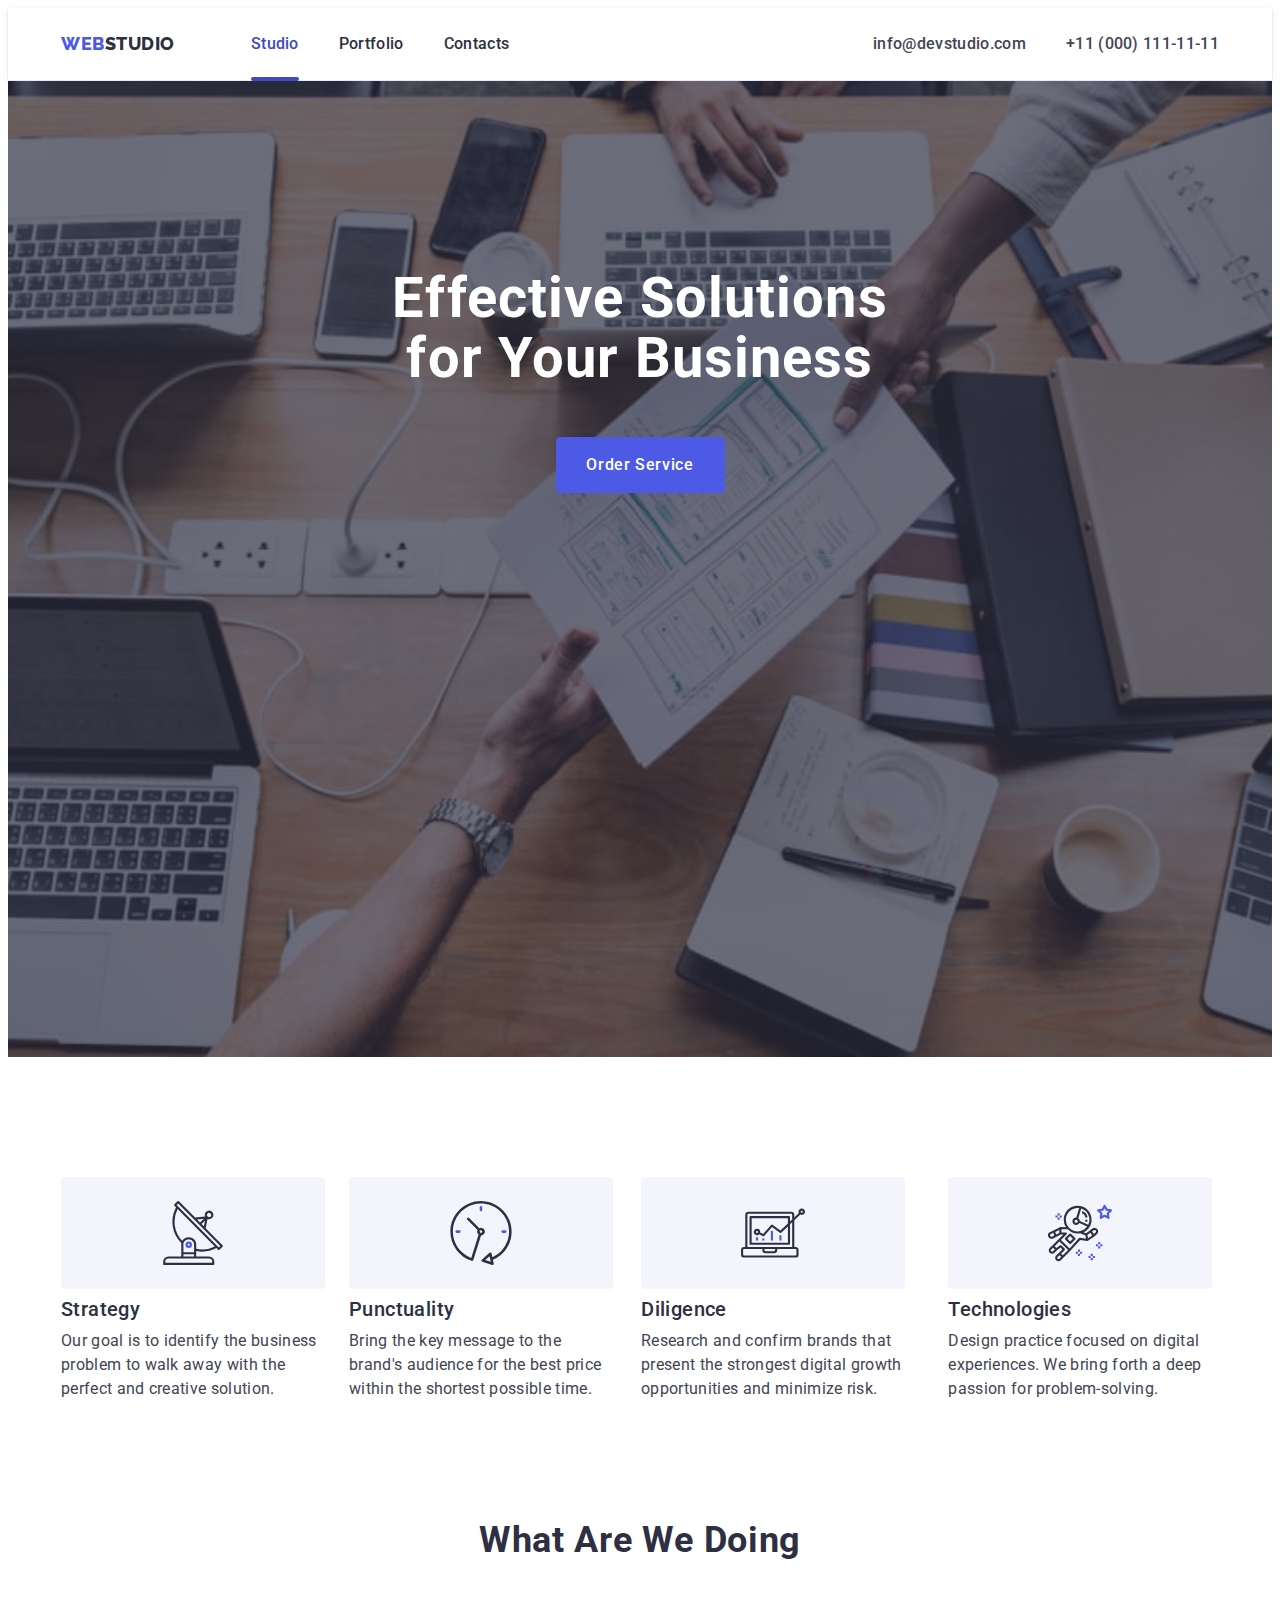
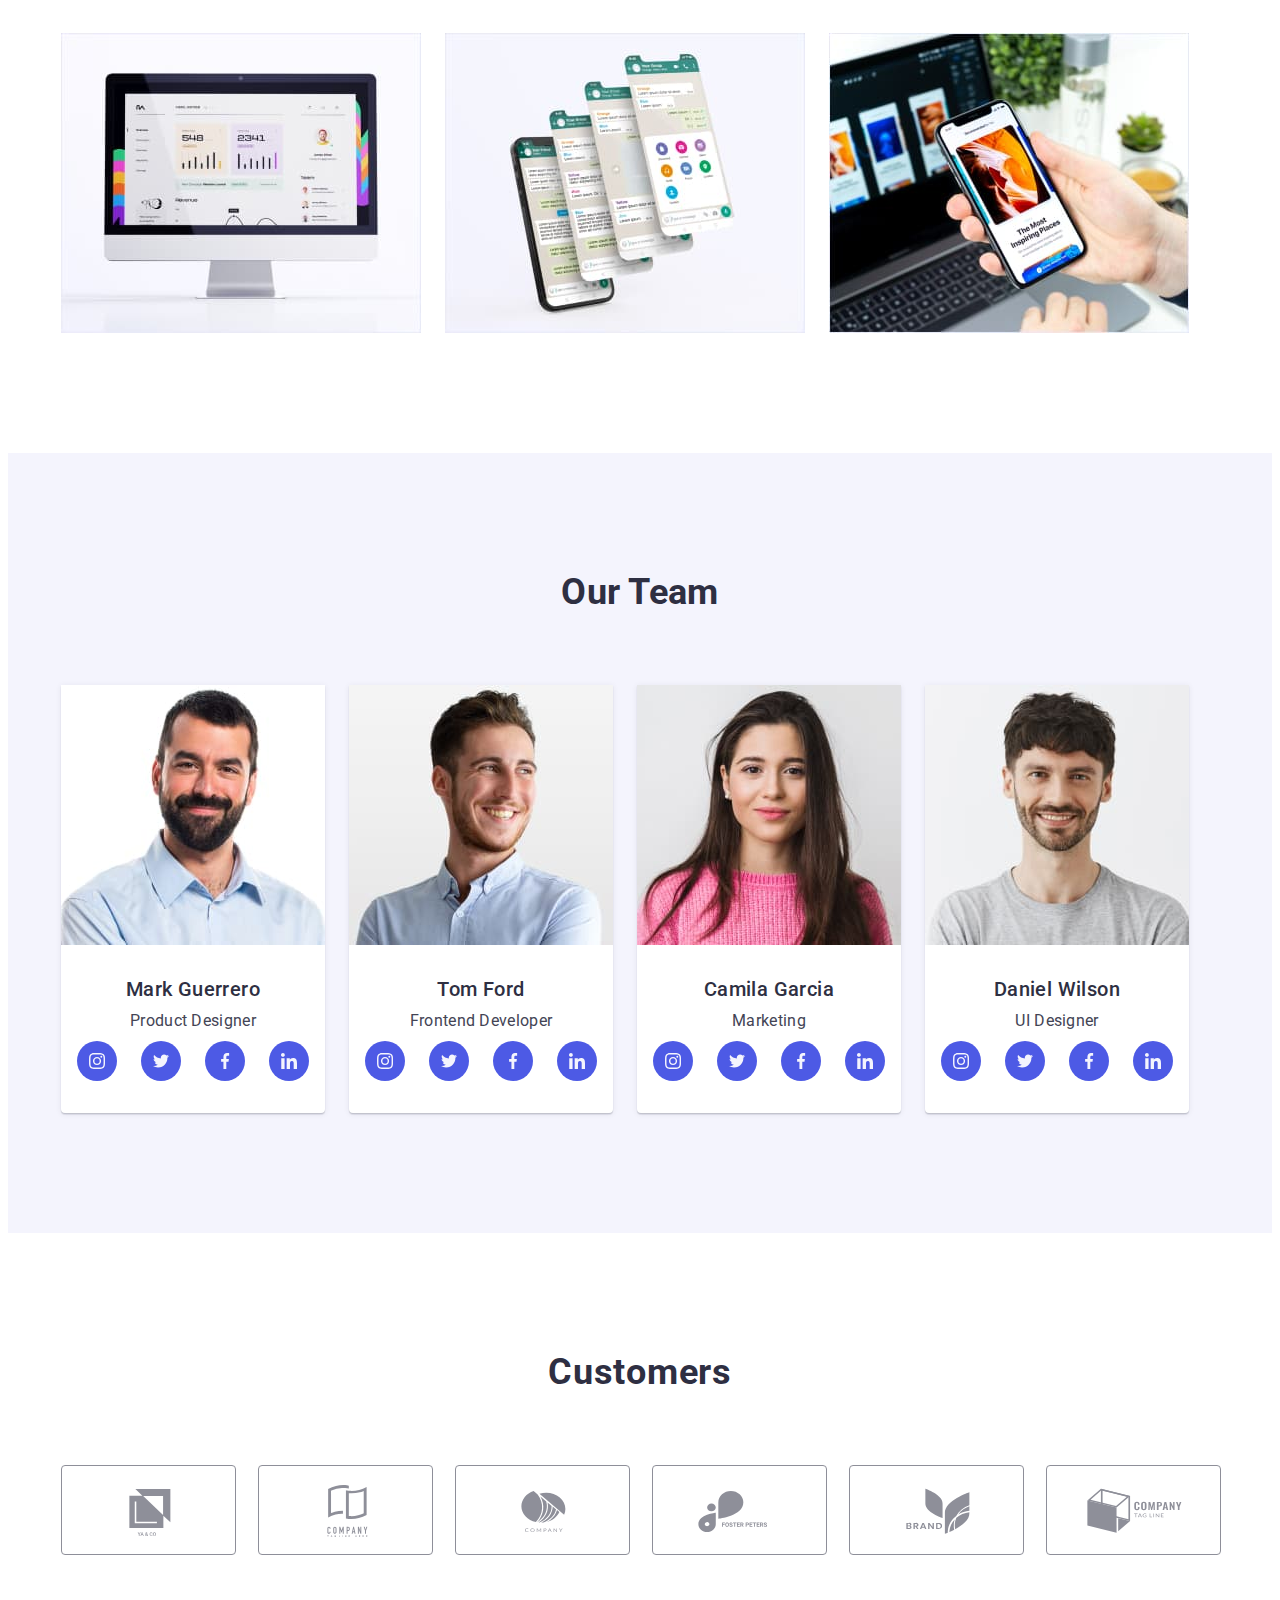
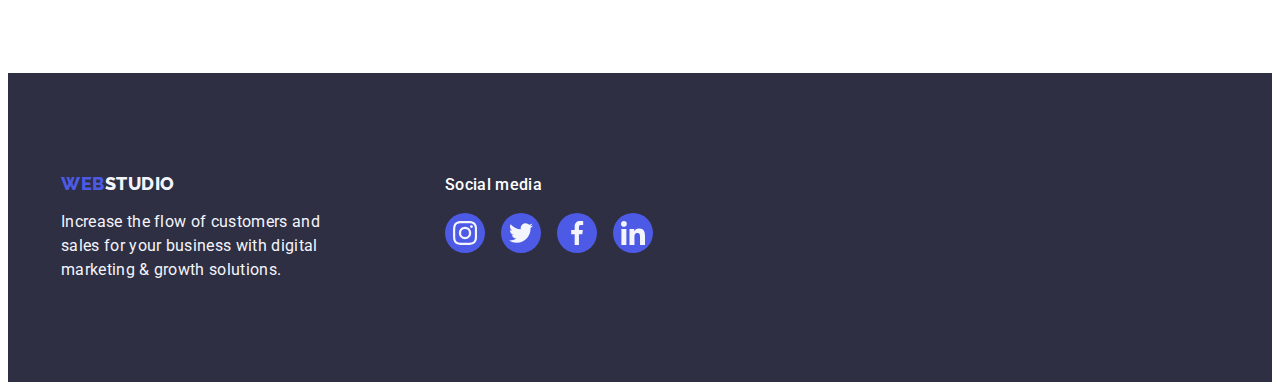
<file: index.html>
<!DOCTYPE html>
<html lang="en">
  <head>
    <meta charset="UTF-8" />
    <meta http-equiv="X-UA-Compatible" content="IE=edge" />
    <meta name="viewport" content="width=device-width, initial-scale=1.0" />
    <link rel="preconnect" href="https://fonts.googleapis.com" />
    <link rel="preconnect" href="https://fonts.gstatic.com" crossorigin />
    <link
      href="https://fonts.googleapis.com/css2?family=Raleway:wght@800&family=Roboto:wght@400;500;700;900&display=swap"
      rel="stylesheet"
    />
    <link
      rel="stylesheet"
      href="https://cdnjs.cloudflare.com/ajax/libs/modern-normalize/1.1.0/modern-normalize.min.css"
      integrity="sha512-wpPYUAdjBVSE4KJnH1VR1HeZfpl1ub8YT/NKx4PuQ5NmX2tKuGu6U/JRp5y+Y8XG2tV+wKQpNHVUX03MfMFn9Q=="
      crossorigin="anonymous"
      referrerpolicy="no-referrer"
    />
    <link rel="stylesheet" href="./css/styles.css" />
    <title>Document</title>
  </head>
  <body>
    <!-- Header -->

    <header class="page-header">
      <div class="container">
        <nav class="site-nav">
          <a href="./index.html" class="logo link"
            >Web<span class="logo-wtf">Studio</span></a
          >
          <ul class="list navigation">
            <li class="item">
              <a href="./index.html" class="link current">Studio</a>
            </li>
            <li class="item">
              <a href="./portfolio.html" class="link">Portfolio</a>
            </li>
            <li class="item">
              <a href="" class="link">Contacts</a>
            </li>
          </ul>
        </nav>
        <address class="info">
          <ul class="list">
            <li class="item">
              <a href="mailto:info@devstudio.com" class="link"
                >info@devstudio.com</a
              >
            </li>
            <li class="item">
              <a href="tel:+110001111111" class="link">+11 (000) 111-11-11</a>
            </li>
          </ul>
        </address>
      </div>
    </header>
    <main>
      <!-- Hero section 1-->

      <section class="hero">
        <div class="container">
          <h1 class="hero-title">Effective Solutions for Your Business</h1>
          <button data-modal-open type="button" class="hero-btn">
            Order Service
          </button>
        </div>
      </section>

      <!-- Advantages section 2 -->

      <section class="section advant">
        <div class="container no-padding">
          <h2 class="section-title" hidden>Our advantages</h2>
          <ul class="list">
            <li class="item">
              <div class="thumb">
                <svg class="icon" width="64" height="64">
                  <use href="./images/icons.svg#icon-antenna"></use>
                </svg>
              </div>
              <h3 class="title">Strategy</h3>
              <p class="text">
                Our goal is to identify the business problem to walk away with
                the perfect and creative solution.
              </p>
            </li>
            <li class="item">
              <div class="thumb">
                <svg class="icon" width="64" height="64">
                  <use href="./images/icons.svg#icon-clock"></use>
                </svg>
              </div>
              <h3 class="title">Punctuality</h3>
              <p class="text">
                Bring the key message to the brand's audience for the best price
                within the shortest possible time.
              </p>
            </li>
            <li class="item">
              <div class="thumb">
                <svg class="icon" width="64" height="64">
                  <use href="./images/icons.svg#icon-diagram"></use>
                </svg>
              </div>
              <h3 class="title">Diligence</h3>
              <p class="text">
                Research and confirm brands that present the strongest digital
                growth opportunities and minimize risk.
              </p>
            </li>
            <li class="item">
              <div class="thumb">
                <svg class="icon" width="64" height="64">
                  <use href="./images/icons.svg#icon-astronaut"></use>
                </svg>
              </div>
              <h3 class="title">Technologies</h3>
              <p class="text">
                Design practice focused on digital experiences. We bring forth a
                deep passion for problem-solving.
              </p>
            </li>
          </ul>
        </div>
      </section>

      <!-- Projects section 3-->

      <section class="section project">
        <div class="container no-padding">
          <h2 class="section-title">What are we doing</h2>
          <ul class="list">
            <li class="item">
              <img
                class="image"
                src="./images/img1.jpg"
                alt="img 1"
                width="360"
              />
            </li>
            <li class="item">
              <img
                class="image"
                src="./images/img2.jpg"
                alt="img 2"
                width="360"
              />
            </li>
            <li class="item">
              <img
                class="image"
                src="./images/img3.jpg"
                alt="img 3"
                width="360"
              />
            </li>
          </ul>
        </div>
      </section>

      <!-- Team section 4-->

      <section class="section team">
        <div class="container no-padding">
          <h2 class="section-title">Our Team</h2>
          <ul class="list">
            <li class="item">
              <img
                class="image"
                src="./images/fotoMG.jpg"
                alt="foto Mark Guerrero"
                width="264"
              />
              <div class="subtitle">
                <h3 class="title">Mark Guerrero</h3>
                <p class="text">Product Designer</p>
                <ul class="list-social">
                  <li class="item">
                    <a class="link" href="" aria-label="Instagram">
                      <svg class="icon" width="16" height="16">
                        <use href="./images/icons.svg#icon-instagram"></use>
                      </svg>
                    </a>
                  </li>
                  <li class="item">
                    <a class="link" href="" aria-label="Twitter">
                      <svg class="icon" width="16" height="16">
                        <use href="./images/icons.svg#icon-twitter"></use>
                      </svg>
                    </a>
                  </li>
                  <li class="item">
                    <a class="link" href="" aria-label="Facebook">
                      <svg class="icon" width="16" height="16">
                        <use href="./images/icons.svg#icon-facebook"></use>
                      </svg>
                    </a>
                  </li>
                  <li class="item">
                    <a class="link" href="" aria-label="Linkedin">
                      <svg class="icon" width="16" height="16">
                        <use href="./images/icons.svg#icon-linkedin"></use>
                      </svg>
                    </a>
                  </li>
                </ul>
              </div>
            </li>
            <li class="item">
              <img
                class="image"
                src="./images/fotoTF.jpg"
                alt="foto Tom Ford"
                width="264"
              />
              <div class="subtitle">
                <h3 class="title">Tom Ford</h3>
                <p class="text">Frontend Developer</p>
                <ul class="list-social">
                  <li class="item">
                    <a class="link" href="" aria-label="Instagram">
                      <svg class="icon" width="16" height="16">
                        <use href="./images/icons.svg#icon-instagram"></use>
                      </svg>
                    </a>
                  </li>
                  <li class="item">
                    <a class="link" href="" aria-label="Twitter">
                      <svg class="icon" width="16" height="16">
                        <use href="./images/icons.svg#icon-twitter"></use>
                      </svg>
                    </a>
                  </li>
                  <li class="item">
                    <a class="link" href="" aria-label="Facebook">
                      <svg class="icon" width="16" height="16">
                        <use href="./images/icons.svg#icon-facebook"></use>
                      </svg>
                    </a>
                  </li>
                  <li class="item">
                    <a class="link" href="" aria-label="Linkedin">
                      <svg class="icon" width="16" height="16">
                        <use href="./images/icons.svg#icon-linkedin"></use>
                      </svg>
                    </a>
                  </li>
                </ul>
              </div>
            </li>
            <li class="item">
              <img
                class="image"
                src="./images/fotoCG.jpg"
                alt="foto Camila Garcia"
                width="264"
              />
              <div class="subtitle">
                <h3 class="title">Camila Garcia</h3>
                <p class="text">Marketing</p>
                <ul class="list-social">
                  <li class="item">
                    <a class="link" href="" aria-label="Instagram">
                      <svg class="icon" width="16" height="16">
                        <use href="./images/icons.svg#icon-instagram"></use>
                      </svg>
                    </a>
                  </li>
                  <li class="item">
                    <a class="link" href="" aria-label="Twitter">
                      <svg class="icon" width="16" height="16">
                        <use href="./images/icons.svg#icon-twitter"></use>
                      </svg>
                    </a>
                  </li>
                  <li class="item">
                    <a class="link" href="" aria-label="Facebook">
                      <svg class="icon" width="16" height="16">
                        <use href="./images/icons.svg#icon-facebook"></use>
                      </svg>
                    </a>
                  </li>
                  <li class="item">
                    <a class="link" href="" aria-label="Linkedin">
                      <svg class="icon" width="16" height="16">
                        <use href="./images/icons.svg#icon-linkedin"></use>
                      </svg>
                    </a>
                  </li>
                </ul>
              </div>
            </li>
            <li class="item">
              <img
                class="image"
                src="./images/fotoDW.jpg"
                alt="foto Daniel Wilson"
                width="264"
              />
              <div class="subtitle">
                <h3 class="title">Daniel Wilson</h3>
                <p class="text">UI Designer</p>
                <ul class="list-social">
                  <li class="item">
                    <a class="link" href="" aria-label="Instagram">
                      <svg class="icon" width="16" height="16">
                        <use href="./images/icons.svg#icon-instagram"></use>
                      </svg>
                    </a>
                  </li>
                  <li class="item">
                    <a class="link" href="" aria-label="Twitter">
                      <svg class="icon" width="16" height="16">
                        <use href="./images/icons.svg#icon-twitter"></use>
                      </svg>
                    </a>
                  </li>
                  <li class="item">
                    <a class="link" href="" aria-label="Facebook">
                      <svg class="icon" width="16" height="16">
                        <use href="./images/icons.svg#icon-facebook"></use>
                      </svg>
                    </a>
                  </li>
                  <li class="item">
                    <a class="link" href="" aria-label="Linkedin">
                      <svg class="icon" width="16" height="16">
                        <use href="./images/icons.svg#icon-linkedin"></use>
                      </svg>
                    </a>
                  </li>
                </ul>
              </div>
            </li>
          </ul>
        </div>
      </section>

      <!-- Customers section 5 -->

      <section class="section customers">
        <div class="container no-padding">
          <h2 class="title">Customers</h2>
          <ul class="list">
            <li class="item">
              <a class="link" href="">
                <svg class="icon" width="104" height="56">
                  <use href="./images/icons.svg#icon-client1"></use>
                </svg>
              </a>
            </li>
            <li class="item">
              <a class="link" href="">
                <svg class="icon" width="104" height="56">
                  <use href="./images/icons.svg#icon-client2"></use>
                </svg>
              </a>
            </li>
            <li class="item">
              <a class="link" href="">
                <svg class="icon" width="104" height="56">
                  <use href="./images/icons.svg#icon-client3"></use>
                </svg>
              </a>
            </li>
            <li class="item">
              <a class="link" href="">
                <svg class="icon" width="104" height="56">
                  <use href="./images/icons.svg#icon-client4"></use>
                </svg>
              </a>
            </li>
            <li class="item">
              <a class="link" href="">
                <svg class="icon" width="104" height="56">
                  <use href="./images/icons.svg#icon-client5"></use>
                </svg>
              </a>
            </li>
            <li class="item">
              <a class="link" href="">
                <svg class="icon" width="104" height="56">
                  <use href="./images/icons.svg#icon-client6"></use>
                </svg>
              </a>
            </li>
          </ul>
        </div>
      </section>
    </main>
    <!-- Footer -->

    <footer class="footer">
      <div class="container no-padding">
        <div class="footer-logo">
          <a href="./index.html" class="logo link"
            >Web<span class="logo-wtf">Studio</span></a
          >
          <p class="text">
            Increase the flow of customers and sales for your business with
            digital marketing & growth solutions.
          </p>
        </div>
        <div class="footer-social">
          <p class="title">Social media</p>
          <ul class="list-social">
            <li class="item">
              <a class="link" href="" aria-label="Instagram">
                <svg class="icon" width="24" height="24">
                  <use href="./images/icons.svg#icon-instagram"></use>
                </svg>
              </a>
            </li>
            <li class="item">
              <a class="link" href="" aria-label="Twitter">
                <svg class="icon" width="24" height="24">
                  <use href="./images/icons.svg#icon-twitter"></use>
                </svg>
              </a>
            </li>
            <li class="item">
              <a class="link" href="" aria-label="Facebook">
                <svg class="icon" width="24" height="24">
                  <use href="./images/icons.svg#icon-facebook"></use>
                </svg>
              </a>
            </li>
            <li class="item">
              <a class="link" href="" aria-label="Linkedin">
                <svg class="icon" width="24" height="24">
                  <use href="./images/icons.svg#icon-linkedin"></use>
                </svg>
              </a>
            </li>
          </ul>
        </div>
      </div>
    </footer>
    <!-- Modal -->
    <div data-modal class="backdrop is-hidden">
      <div class="modal">
        <button data-modal-close type="button" class="button-close">
          <svg class="icon" width="8" height="8">
            <use href="./images/icons.svg#icon-close"></use>
          </svg>
        </button>
      </div>
    </div>
    <script src="./js/modal.js"></script>
  </body>
</html>
</file>
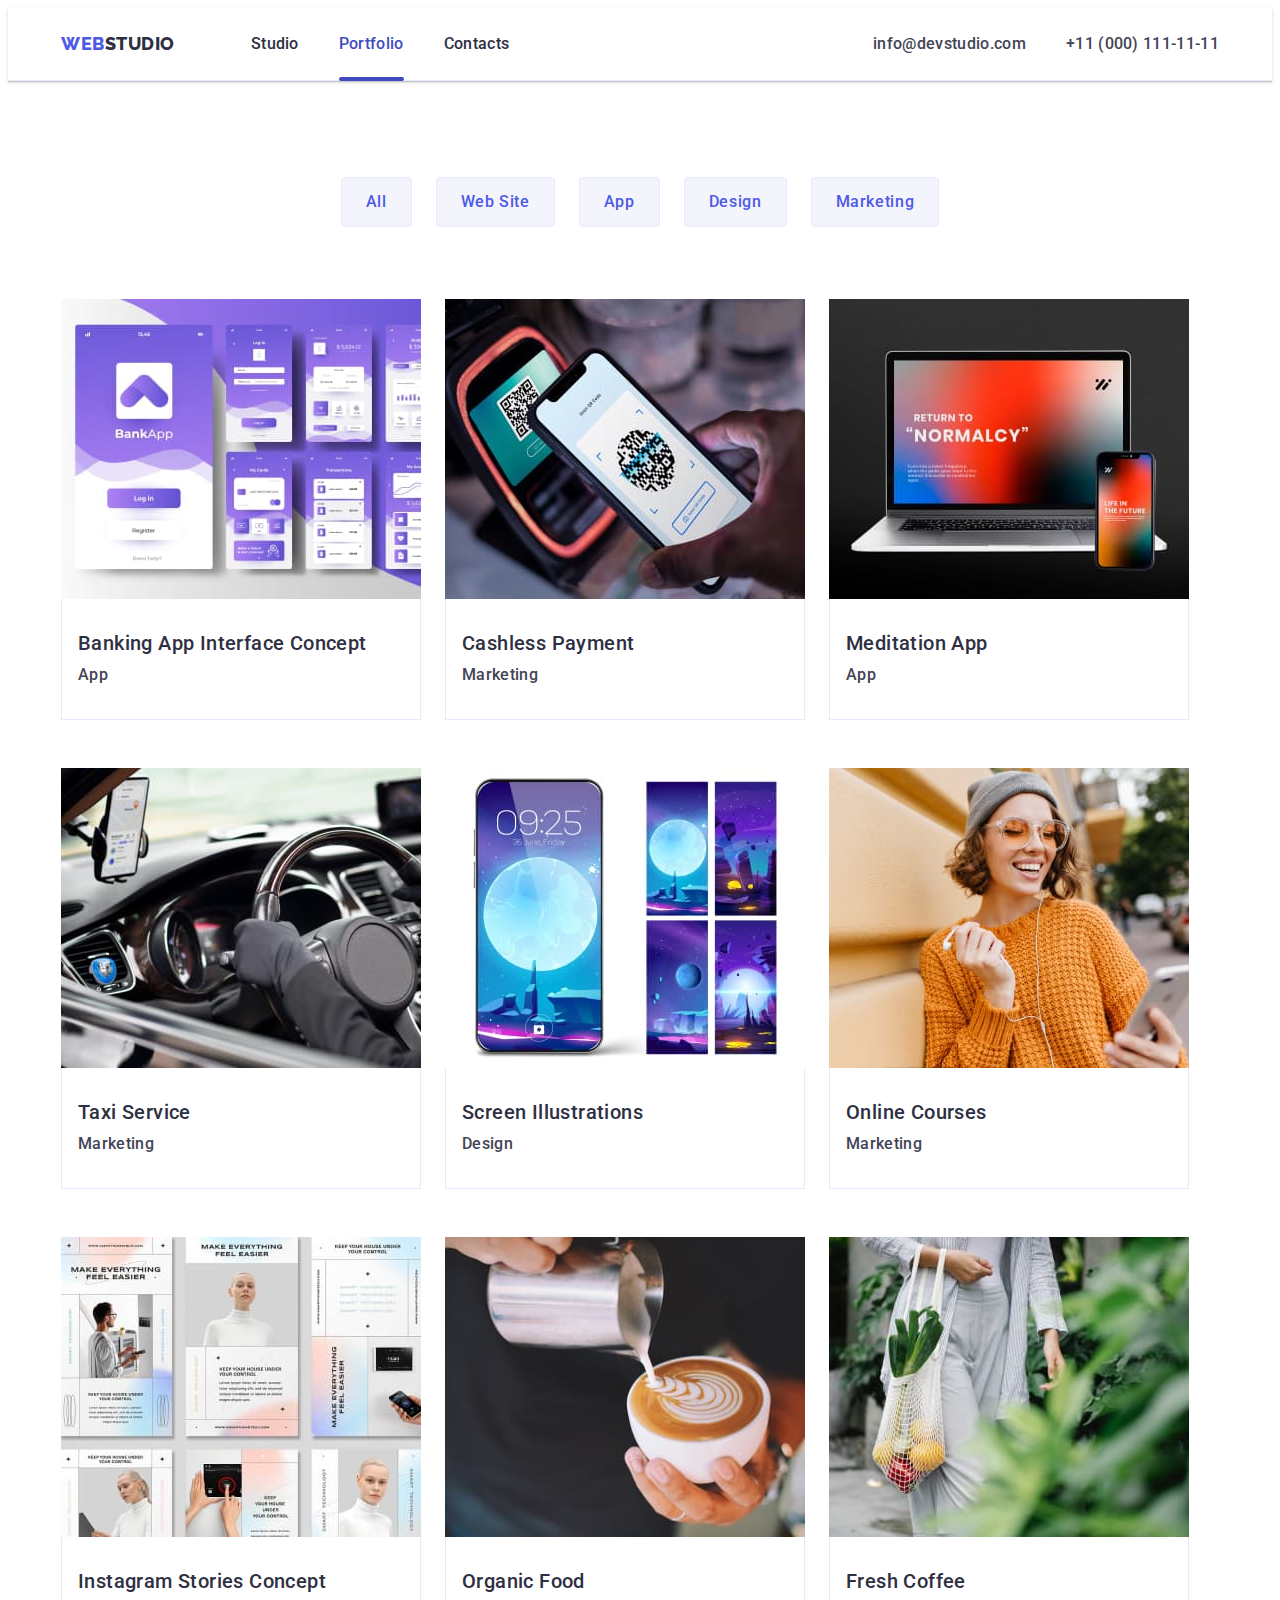
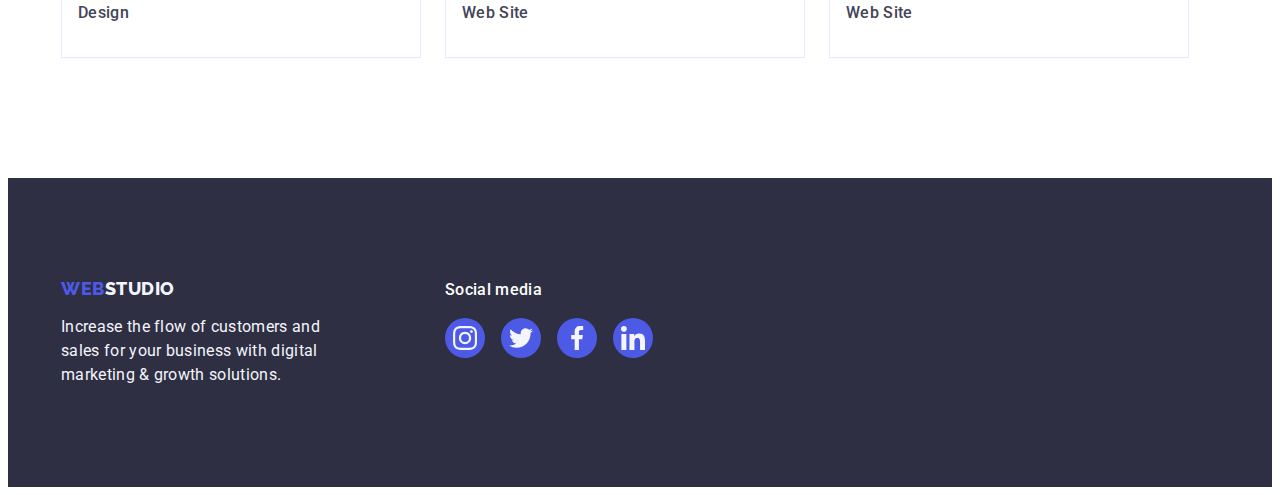
<file: portfolio.html>
<!DOCTYPE html>
<html lang="en">
  <head>
    <meta charset="UTF-8" />
    <meta http-equiv="X-UA-Compatible" content="IE=edge" />
    <meta name="viewport" content="width=device-width, initial-scale=1.0" />
    <link rel="preconnect" href="https://fonts.googleapis.com" />
    <link rel="preconnect" href="https://fonts.gstatic.com" crossorigin />
    <link
      href="https://fonts.googleapis.com/css2?family=Raleway:wght@800&family=Roboto:wght@400;500;700;900&display=swap"
      rel="stylesheet"
    />
    <link
      rel="stylesheet"
      href="https://cdnjs.cloudflare.com/ajax/libs/modern-normalize/1.1.0/modern-normalize.min.css"
      integrity="sha512-wpPYUAdjBVSE4KJnH1VR1HeZfpl1ub8YT/NKx4PuQ5NmX2tKuGu6U/JRp5y+Y8XG2tV+wKQpNHVUX03MfMFn9Q=="
      crossorigin="anonymous"
      referrerpolicy="no-referrer"
    />
    <link rel="stylesheet" href="./css/styles.css" />
    <title>Document</title>
  </head>
  <body>
    <!-- Header -->

    <header class="page-header">
      <div class="container">
        <nav class="site-nav">
          <a href="./index.html" class="logo link"
            >Web<span class="logo-wtf">Studio</span></a
          >
          <ul class="list navigation">
            <li class="item">
              <a href="./index.html" class="link">Studio</a>
            </li>
            <li class="item">
              <a href="./portfolio.html" class="link current">Portfolio</a>
            </li>
            <li class="item">
              <a href="" class="link">Contacts</a>
            </li>
          </ul>
        </nav>
        <address class="info">
          <ul class="list">
            <li class="item">
              <a href="mailto:info@devstudio.com" class="link"
                >info@devstudio.com</a
              >
            </li>
            <li class="item">
              <a href="tel:+110001111111" class="link">+11 (000) 111-11-11</a>
            </li>
          </ul>
        </address>
      </div>
    </header>
    <!-- Main -->

    <main>
      <section class="section portfolio">
        <div class="container">
          <h1 hidden>Our portfolio</h1>
          <ul class="list filter">
            <li class="item">
              <button class="btn" type="button">All</button>
            </li>
            <li class="item">
              <button class="btn" type="button">Web Site</button>
            </li>
            <li class="item">
              <button class="btn" type="button">App</button>
            </li>
            <li class="item">
              <button class="btn" type="button">Design</button>
            </li>
            <li class="item">
              <button class="btn" type="button">Marketing</button>
            </li>
          </ul>
          <ul class="list type-work">
            <li class="item">
              <a class="link" href="">
                <div class="thumb">
                  <img
                    class="image"
                    src="./images/portfolio/img1.jpg"
                    alt="App"
                    width="360"
                  />
                  <p class="text overlay">
                    14 Stylish and User-Friendly App Design Concepts · Task
                    Manager App · Calorie Tracker App · Exotic Fruit Ecommerce
                    App · Cloud Storage App
                  </p>
                </div>
                <div class="subtitle">
                  <h2 class="title">Banking App Interface Concept</h2>
                  <p class="text">App</p>
                </div></a
              >
            </li>
            <li class="item">
              <a class="link" href="">
                <div class="thumb">
                  <img
                    class="image"
                    src="./images/portfolio/img2.jpg"
                    alt="App"
                    width="360"
                  />
                  <p class="text overlay">
                    14 Stylish and User-Friendly App Design Concepts · Task
                    Manager App · Calorie Tracker App · Exotic Fruit Ecommerce
                    App · Cloud Storage App
                  </p>
                </div>
                <div class="subtitle">
                  <h2 class="title">Cashless Payment</h2>
                  <p class="text">Marketing</p>
                </div></a
              >
            </li>
            <li class="item">
              <a class="link" href="">
                <div class="thumb">
                  <img
                    class="image"
                    src="./images/portfolio/img3.jpg"
                    alt="App"
                    width="360"
                  />
                  <p class="text overlay">
                    14 Stylish and User-Friendly App Design Concepts · Task
                    Manager App · Calorie Tracker App · Exotic Fruit Ecommerce
                    App · Cloud Storage App
                  </p>
                </div>
                <div class="subtitle">
                  <h2 class="title">Meditation App</h2>
                  <p class="text">App</p>
                </div></a
              >
            </li>
            <li class="item">
              <a class="link" href="">
                <div class="thumb">
                  <img
                    class="image"
                    src="./images/portfolio/img4.jpg"
                    alt="App"
                    width="360"
                  />
                  <p class="text overlay">
                    14 Stylish and User-Friendly App Design Concepts · Task
                    Manager App · Calorie Tracker App · Exotic Fruit Ecommerce
                    App · Cloud Storage App
                  </p>
                </div>
                <div class="subtitle">
                  <h2 class="title">Taxi Service</h2>
                  <p class="text">Marketing</p>
                </div></a
              >
            </li>
            <li class="item">
              <a class="link" href="">
                <div class="thumb">
                  <img
                    class="image"
                    src="./images/portfolio/img5.jpg"
                    alt="App"
                    width="360"
                  />
                  <p class="text overlay">
                    14 Stylish and User-Friendly App Design Concepts · Task
                    Manager App · Calorie Tracker App · Exotic Fruit Ecommerce
                    App · Cloud Storage App
                  </p>
                </div>
                <div class="subtitle">
                  <h2 class="title">Screen Illustrations</h2>
                  <p class="text">Design</p>
                </div></a
              >
            </li>
            <li class="item">
              <a class="link" href="">
                <div class="thumb">
                  <img
                    class="image"
                    src="./images/portfolio/img6.jpg"
                    alt="App"
                    width="360"
                  />
                  <p class="text overlay">
                    14 Stylish and User-Friendly App Design Concepts · Task
                    Manager App · Calorie Tracker App · Exotic Fruit Ecommerce
                    App · Cloud Storage App
                  </p>
                </div>
                <div class="subtitle">
                  <h2 class="title">Online Courses</h2>
                  <p class="text">Marketing</p>
                </div></a
              >
            </li>
            <li class="item">
              <a class="link" href="">
                <div class="thumb">
                  <img
                    class="image"
                    src="./images/portfolio/img7.jpg"
                    alt="App"
                    width="360"
                  />
                  <p class="text overlay">
                    14 Stylish and User-Friendly App Design Concepts · Task
                    Manager App · Calorie Tracker App · Exotic Fruit Ecommerce
                    App · Cloud Storage App
                  </p>
                </div>
                <div class="subtitle">
                  <h2 class="title">Instagram Stories Concept</h2>
                  <p class="text">Design</p>
                </div></a
              >
            </li>
            <li class="item">
              <a class="link" href="">
                <div class="thumb">
                  <img
                    class="image"
                    src="./images/portfolio/img8.jpg"
                    alt="App"
                    width="360"
                  />
                  <p class="text overlay">
                    14 Stylish and User-Friendly App Design Concepts · Task
                    Manager App · Calorie Tracker App · Exotic Fruit Ecommerce
                    App · Cloud Storage App
                  </p>
                </div>
                <div class="subtitle">
                  <h2 class="title">Organic Food</h2>
                  <p class="text">Web Site</p>
                </div></a
              >
            </li>
            <li class="item">
              <a class="link" href="">
                <div class="thumb">
                  <img
                    class="image"
                    src="./images/portfolio/img9.jpg"
                    alt="App"
                    width="360"
                  />
                  <p class="text overlay">
                    14 Stylish and User-Friendly App Design Concepts · Task
                    Manager App · Calorie Tracker App · Exotic Fruit Ecommerce
                    App · Cloud Storage App
                  </p>
                </div>
                <div class="subtitle">
                  <h2 class="title">Fresh Coffee</h2>
                  <p class="text">Web Site</p>
                </div></a
              >
            </li>
          </ul>
        </div>
      </section>
    </main>

    <!-- Footer -->

    <footer class="footer">
      <div class="container no-padding">
        <div class="footer-logo">
          <a href="./index.html" class="logo link"
            >Web<span class="logo-wtf">Studio</span></a
          >
          <p class="text">
            Increase the flow of customers and sales for your business with
            digital marketing & growth solutions.
          </p>
        </div>
        <div class="footer-social">
          <p class="title">Social media</p>
          <ul class="list-social">
            <li class="item">
              <a class="link" href="" aria-label="Instagram">
                <svg class="icon" width="24" height="24">
                  <use href="./images/icons.svg#icon-instagram"></use>
                </svg>
              </a>
            </li>
            <li class="item">
              <a class="link" href="" aria-label="Twitter">
                <svg class="icon" width="24" height="24">
                  <use href="./images/icons.svg#icon-twitter"></use>
                </svg>
              </a>
            </li>
            <li class="item">
              <a class="link" href="" aria-label="Facebook">
                <svg class="icon" width="24" height="24">
                  <use href="./images/icons.svg#icon-facebook"></use>
                </svg>
              </a>
            </li>
            <li class="item">
              <a class="link" href="" aria-label="Linkedin">
                <svg class="icon" width="24" height="24">
                  <use href="./images/icons.svg#icon-linkedin"></use>
                </svg>
              </a>
            </li>
          </ul>
        </div>
      </div>
    </footer>
  </body>
</html>
</file>
<file: css/styles.css>
/* Main colors */
:root {
    --primary-text-color: #434455;
    --title-text-color: #2E2F42;
    --links-text-color: #4D5AE5;
    --links-hover-color: #404BBF;
    --primary-white-color: #ffffff;
    --text-footer-color: #F4F4FD;
    --border-color: #e7e9fc;
    --links-hover-color-footer: #31D0AA;
    --time-function:cubic-bezier(0.4, 0, 0.2, 1);
}

/* Utilites */
body {
    background-color: var(--primary-white-color);
    color: var(--primary-text-color);

    font-family: Roboto, sans-serif;
    letter-spacing: 0.02em;
}

h1,
h2,
h3 {
    color: var(--title-text-color);
    margin-top: 0px;
    margin-bottom: 0px;
}

p {
    margin-top: 0px;
    margin-bottom: 0px;
}

.list {
    list-style-type: none;
    margin-top: 0px;
    margin-bottom: 0px;
    padding: 0px;
}

.link {
    text-decoration: none;
}

.container {
    margin-left: auto;
    margin-right: auto;
    width: 1158px;
    padding-top: 0;
    padding-right: 15px;
    padding-bottom: 0;
    padding-left: 15px;
    /* outline: 1px solid tomato; */
}
/* .container.no-padding {
    padding: 0;
} */



/* Header */
.page-header{
    border-bottom: 1px solid #E7E9FC;
    box-shadow: 0px 2px 1px rgba(46, 47, 66, 0.08), 
                0px 1px 1px rgba(46, 47, 66, 0.16), 
                0px 1px 6px rgba(46, 47, 66, 0.08);
}
.page-header .container{
    display: flex;
}

.site-nav {
    display: flex;
    align-items: center;
}

.page-header .list {
    display: flex;
}

.logo {
    font-family: 'Raleway', sans-serif;
    font-weight: 800;
    font-size: 18px;
    line-height: 1.17;
    text-transform: uppercase;
    letter-spacing: 0.03em;
    text-decoration: none;
    color: var(--links-text-color);
}

.logo-wtf {
    color: var(--title-text-color);
}

.site-nav .link {
    display: block;
    padding-top: 24px;
    padding-bottom: 24px;

    position: relative;
    /* margin-right: 40px; */

    /* outline: 1px solid teal; */
}

.navigation .link::after{
    content: "";
    display:block;

    margin: 0;
    padding: 0;
    width: 100%;
    height: 4px;
    background-color: var(--links-hover-color);
    border-radius: 2px;

    position: absolute; 
    bottom: -1px;
    left:0;
    transform: scaleX(0);
    /* opacity: 0; */
    transition: transform 250ms var(--time-function);     
}

.item .link.current {
     color: var(--links-hover-color);
} 

.navigation .link.current::after {
    /* opacity: 1; */
    transform: scaleX(1);
}


.navigation .link:hover::after,
.navigation .link:focus::after  {
    /* opacity: 1; */
    transform: scaleX(1);
}

.page-header .logo {
    margin-right: 76px;
}

.list .link {
    color: var(--title-text-color);
    font-family: 'Roboto';
    font-weight: 500;
    font-size: 16px;
    line-height: 1.5;

    transition: color 250ms var(--time-function);

}

.site-nav .item:not(:last-child) {
    margin-right: 40px;
}

.list .link:hover,
.list .link:focus {
    color: var(--links-hover-color);
}

/* Adress */

.info {
    font-style: normal;
    margin-left: auto;
}

.info .link {
    display: block;
    padding-top: 24px;
    padding-bottom: 24px;
    /* margin-right: 40px; */
    transition: color 250ms var(--time-function);
    /* outline: 1px solid teal; */
    color: var(--primary-text-color);
    
}

.info .item:not(:last-child) {
    margin-right: 40px;
}


.info .link:hover,
.info .link:focus {
    color: var(--links-hover-color);
}

/* main */
/* Hero section 1*/
.hero {
    padding-top: 188px;
    padding-bottom: 188px;
    height: 600px;
    max-width: 1440px;
    margin-left: auto;
    margin-right: auto;

    background-color: var(--title-text-color);
    text-align: center;

    background-image: linear-gradient(rgba(46, 47, 66, 0.7), 
                                    rgba(46, 47, 66, 0.7)),
                            url('../images/people-office.jpg');
    background-size: cover;
    background-repeat: no-repeat;
    background-position: center;
}

.hero-title {
    margin-top: 0px;
    margin-left: auto;
    margin-bottom: 48px;
    margin-right: auto;
    max-width: 496px;

    color: var(--primary-white-color);
    font-weight: 700;
    font-size: 56px;
    line-height: 1.07;
    letter-spacing: 0.02em;
    
}

.hero-btn {
    display: block;
    margin-left: auto;
    margin-right: auto;
    /* padding: 16px 32px; */
    min-width: 169px;
    height: 56px;
    border-radius: 4px;
    border: none;
        
    background-color: var(--links-text-color);
    color: var(--primary-white-color);
    font-family: inherit;
    font-weight: 500;
    font-size: 16px;
    line-height: 1.5;
    letter-spacing: 0.04em;
    cursor: pointer;

    transition: background-color 250ms var(--time-function);

}

.hero-btn:hover,
.hero-btn:focus {
    background-color: var(--links-hover-color);
}

/* All Sections */
.section {
    padding-top: 120px;
    padding-left: 0px;
    padding-bottom: 120px;
    padding-right: 0px;
}

.section-title {
    font-weight: 700;
    font-size: 36px;
    line-height: 1.11;
    text-align: center;
    text-transform: capitalize;
}

.list .title {
    font-weight: 500;
    font-size: 20px;
    line-height: 1.2;
}

.list .text {
    /* font-weight: 400; */
    font-size: 16px;
    line-height: 1.5;
}

/* Advanteges section 2*/

.advant .title {
    margin-bottom: 8px;

    letter-spacing: 0.02em;   
}

.advant .list {
    display: flex;
}

.advant .item {
    width: calc((100%-72px)/4);

    /* outline: 1px solid teal; */
}

 .advant .thumb {
    /* padding: 24px 100px; */
    margin-bottom: 8px;
    display: flex;
    align-items: center;
    justify-content: center;
    height: 112px;
    width: 264px;
    background-color: var(--text-footer-color);
    border-radius: 4px;
 }

/* .icon-strategy::before{
    background-image: url('../images/antenna.svg');
}

.icon-punktuality::before{
    background-image: url('../images/clock.svg')
}

.icon-diligence::before {
    background-image: url('../images/diagram.svg');
}

.icon-technologies::before {
    background-image: url('../images/astronaut.svg');
} */

.advant .item:not(:last-child) {
    margin-right: 24px;
}

/* Projectes section 3*/

.section.project {
    padding-top: 0;
}

.project .section-title {
    margin-bottom: 72px;

    letter-spacing: 0.02em;
}

.project .list {
    display: flex;
}

.project .item:not(:last-child) {
    margin-right: 24px;
}

.image {
    display: block;
}


/* Team */
.team {
    background-color: var(--text-footer-color);
}

.team .section-title {
    margin-bottom: 72px;
}

.team .list {
    display: flex;
    gap: 24px;
}

.team .item {
    /* padding-bottom: 32px; */
    border-radius: 0px 0px 4px 4px;

    background-color: var(--primary-white-color);

    box-shadow: 0px 1px 6px rgba(46, 47, 66, 0.08),
                0px 1px 1px rgba(46, 47, 66, 0.16),
                0px 2px 1px rgba(46, 47, 66, 0.08);
} 

.team .title {
    margin-bottom: 8px;
        
    text-align: center;
    letter-spacing: 0.02em;
}

.team .subtitle {
    padding-top: 32px;
    padding-bottom: 32px;
    /* padding-left: 16px;
    padding-right: 16px; */
}

.team .text {
    /* font-weight: 400; */
    text-align: center;
    margin-bottom: 8px;
}
.list-social{
    display: flex;
    justify-content: center;
    padding: 0;
    margin: 0;
    /* outline: 1px solid black; */
    list-style: none;
    gap: 24px;
}

.list-social .item{
    box-shadow: none;
    margin: 0;
    
}

.list-social .link {
    display: flex;
    align-items: center;
    justify-content: center;
    /* padding: 12px; */
    border: none;
    width: 40px;
    height: 40px;
    border-radius: 50%;
    background-color: var(--links-text-color);

    transition: background-color 250ms var(--time-function);

}

.list-social .icon {
    fill: var(--text-footer-color)
}

/* .list-social .item:not(:last-child) {
    margin-right: 24px;
} */

.list-social .link:hover,
.list-social .link:focus {
    background-color: var(--links-hover-color);
}

/* Customers */
.customers .title {
    margin-bottom: 72px;
    font-weight: 700;
    font-size: 36px;
    line-height: 1.1;
    text-align: center;
    letter-spacing: 0.02em;
    text-transform: capitalize;
}

.customers .list{
    display:flex;
    align-items: center;
    justify-content: center;
    gap:24px;
}

.customers .item {
    height: 88px;
    width: calc((100% - 120px) / 6);   
}

.customers .link {
    display: flex;
    align-items: center;
    justify-content: center;
    height: 100%;
    width: 100%;
    border: 1px solid #8e8f99;
    border-radius: 4px;
    color:#8e8f99;
    transition: border-color 250ms var(--time-function),
                color 250ms var(--time-function);
}

.customers .icon {
    fill: currentColor;
}

.customers .link:hover,
.customers .link:focus {
    border-color: var(--links-hover-color);
}




/* Footer */
.footer {

    padding-top: 100px;
    padding-bottom: 100px;
 
    background-color: var(--title-text-color);
    color: var(--text-footer-color);
}

.footer .container{
    display: flex;
    align-items: baseline;
}

.footer .logo {
    margin-bottom: 16px;

    display: inline-block;
}

.footer .logo-wtf {
    color: var(--text-footer-color);
}

.footer .text {
    width: 264px;
    /* font-weight: 400; */
    font-size: 16px;
    line-height: 1.5;
}

.footer-logo {
    margin-right: 120px;
}

 .footer .list-social{
    gap: 16px;
} 

.footer-social .title {
    color: var(--primary-white-color);
    font-weight: 500;
    font-size: 16px;
    line-height: 1.5;
    margin-bottom: 16px;
}

.footer-social .link {
    display: flex;
    align-items: center;
    justify-content: center;

    transition: background-color 250ms var(--time-function);
}

.footer-social .link:hover,
.footer-social .link:focus {
    background-color: var(--links-hover-color-footer);
}

/* Portfolio */

.section.portfolio {
    padding-top: 96px;
    padding-bottom: 120px;
}

.portfolio .filter {
    display: flex;
    justify-content: center;
    margin-bottom: 72px;
}

.filter .item:not(:last-child) {
    margin-right: 24px;
}


.portfolio .btn {
    padding-top: 12px;
    padding-left: 24px;
    padding-bottom: 12px;
    padding-right: 24px;

    background-color: var(--text-footer-color);
    color: var(--links-text-color);
    font-family: inherit;
    font-weight: 500;
    font-size: 16px;
    line-height: 1.5;
    letter-spacing: 0.04em;
    border: 1px solid var(--border-color);
    border-radius: 4px;
    cursor: pointer;

    transition: background-color 250ms var(--time-function),
                color 250ms var(--time-function),
                border-color 250ms var(--time-function),
                box-shadow 250ms var(--time-function);
}

.portfolio .btn:hover,
.portfolio .btn:focus {
    background-color: var(--links-hover-color);
    color: var(--primary-white-color);
    border: 1px solid transparent;
    box-shadow: 0px 3px 1px rgba(0, 0, 0, 0.1), 
                0px 2px 1px rgba(0, 0, 0, 0.08), 
                0px 2px 2px rgba(0, 0, 0, 0.12);
}

.portfolio .type-work {
    display: flex;
    flex-wrap: wrap;
}

.type-work .item {
    margin-right: 24px;
    margin-bottom: 48px;
}

.type-work .item:nth-child(3n) {
    margin-right: 0px;
}

.type-work .item:nth-last-child(-n+3) {
    margin-bottom: 0;
}

.type-work .link {
    display: block;

    transition: box-shadow 250ms var(--time-function)
}

.type-work .link:hover,
.type-work .link:focus {
    box-shadow: 0px 1px 6px rgba(46, 47, 66, 0.08),
                0px 1px 1px rgba(46, 47, 66, 0.16),
                0px 2px 1px rgba(46, 47, 66, 0.08);
    box-shadow: 0px 1px 6px rgba(46, 47, 66, 0.08),
                0px 1px 1px rgba(46, 47, 66, 0.16),
                0px 2px 1px rgba(46, 47, 66, 0.08);
}

/* .portfolio .image {
    margin-bottom: 32px;
} */

.portfolio .subtitle {
    padding-top: 32px;
    padding-left: 16px;
    padding-bottom: 32px;
    padding-right: 16px;
    border: 1px solid var(--border-color);
    border-top:none;
}
.portfolio .title {
    margin-bottom: 8px;

    letter-spacing: 0.02em;
}

.portfolio .text {
    color: var(--primary-text-color);
}

.portfolio .thumb {
    position: relative;
    overflow: hidden;
}

.portfolio .text.overlay {
    position: absolute;
    top: 0;
    left: 0;
    width: 100%;
    height: 100%;

    padding-top: 40px;
    padding-bottom: 40px;
    padding-left: 32px;
    padding-right: 32px;

    background-color: var(--links-text-color);
    color: var(--text-footer-color);
    
    font-weight: 400;
    font-size: 16px;
    line-height: 1.5;
    letter-spacing: 0.02em;
    /* opacity: 0; */
    transform: translateY(100%);
    transition: transform 250ms var(--time-function);

}

.type-work .link:hover .text.overlay,
.type-work .link:focus .text.overlay {
    transform: translateY(0);
}


/* Modal */

.backdrop {
    position: fixed;
    top: 0;
    left: 0;
    width: 100%;
    height: 100%;
    background-color: rgba(46, 47, 66, 0.4);

    transition: opacity 250ms var(--time-function),
                visibility 250ms var(--time-function);

}

.backdrop.is-hidden {
    opacity: 0;
    visibility: hidden;
    pointer-events: none;
}

.modal {
    position: absolute;
    top: 50%;
    left: 50%;
    transform: translate(-50%, -50%);

    min-height: 576px;
    min-width: 408px;

    display: block;
    background-color: #fcfcfc;
    box-shadow: 0px 1px 1px rgba(0, 0, 0, 0.14),
        0px 1px 3px rgba(0, 0, 0, 0.12),
        0px 2px 1px rgba(0, 0, 0, 0.2);
    border-radius: 4px;

    transition: transform 250ms var(--time-function);
}

.modal .button-close {
    position: absolute;
    top: 24px;
    right: 24px;

    padding: 0;
    width: 24px;
    height: 24px;
    border-radius: 50%;
    display: flex;
    align-items: center;
    justify-content: center;
    
    background-color: var(--border-color);

    cursor: pointer;

    border:1px solid rgba(0, 0, 0, 0.1);

    transition: background-color 250ms var(--time-function),
                border 250ms var(--time-function)
                /* color 250ms var(--time-function); */

}
.button-close .icon {
    fill:currentColor;
    transition: fill 250ms cubic-bezier(0.4, 0, 0.2, 1)
}

.modal .button-close:hover,
.modal .button-close:focus {
    color:var(--primary-white-color);
    background-color: var(--links-hover-color);
    border:none;
}
</file>
